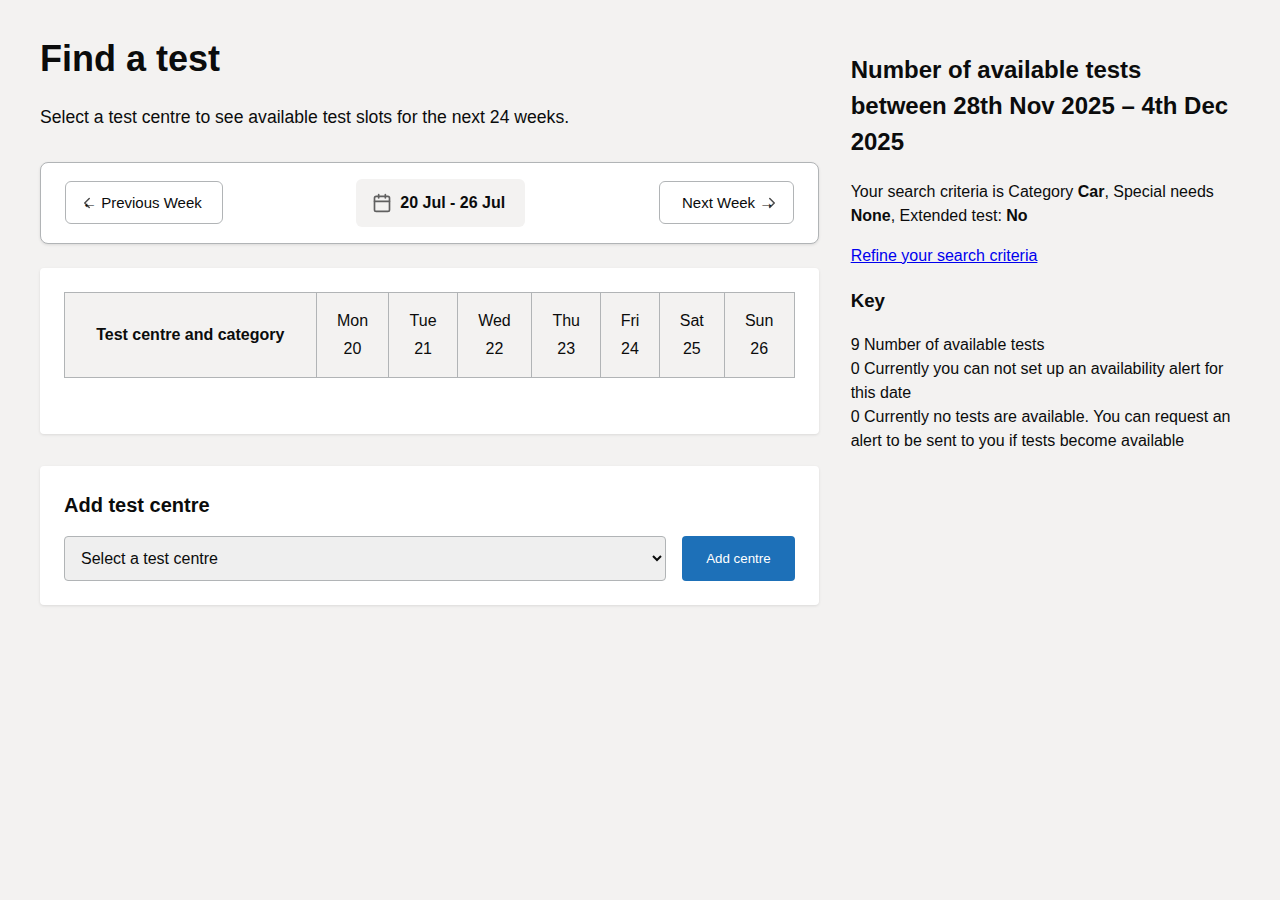
<file: index.html>
<!DOCTYPE html>
<html lang="en">
<head>
    <meta charset="UTF-8">
    <meta name="viewport" content="width=device-width, initial-scale=1.0">
    <title>Find a test - Driver and Vehicle Standards Agency</title>
    <link rel="stylesheet" href="styles.css">
</head>
<body>
    <div class="container">
        <div class="content-grid">
            <div class="left-column">
                <div class="page-header">
                    <h1>Find a test</h1>
                    <div class="page-description">
                        <p>Select a test centre to see available test slots for the next 24 weeks.</p>
                    </div>
                </div>

                <div class="week-navigation">
                    <button id="prevWeek" class="nav-button">← Previous Week</button>
                    <span class="week-display">28 Nov - 4 Dec</span>
                    <button id="nextWeek" class="nav-button">Next Week →</button>
                </div>

                <div class="test-slots-container">
                    <table class="slots-table">
                        <thead>
                            <tr>
                                <th class="test-centre-header">Test centre and category</th>
                                <th class="day-header">Mon<div class="date">28</div></th>
                                <th class="day-header">Tue<div class="date">29</div></th>
                                <th class="day-header">Wed<div class="date">30</div></th>
                                <th class="day-header">Thu<div class="date">1</div></th>
                                <th class="day-header">Fri<div class="date">2</div></th>
                                <th class="day-header">Sat<div class="date">3</div></th>
                                <th class="day-header">Sun<div class="date">4</div></th>
                            </tr>
                        </thead>
                        <tbody id="test-centres-body">
                        </tbody>
                    </table>
                </div>

                <div class="add-centre-section">
                    <h2>Add test centre</h2>
                    <div class="centre-selection">
                        <select id="centreSelect" class="centre-dropdown">
                            <option value="">Select a test centre</option>
                            <option value="edinburgh">Edinburgh</option>
                            <option value="glasgow">Glasgow</option>
                            <option value="aberdeen">Aberdeen</option>
                            <option value="dundee">Dundee</option>
                        </select>
                        <button id="addCentreBtn" class="btn-add-centre">Add centre</button>
                    </div>
                </div>
            </div>

            <div class="right-column">
                <div class="search-results">
                    <h2>Number of available tests between 28th Nov 2025 – 4th Dec 2025</h2>
                    
                    <div class="search-criteria">
                        <p>Your search criteria is Category <strong>Car</strong>, Special needs <strong>None</strong>, Extended test: <strong>No</strong></p>
                        <a href="#" class="refine-link">Refine your search criteria</a>
                    </div>

                    <div class="key-section">
                        <h3>Key</h3>
                        <div class="key-items">
                            <div class="key-item">
                                <span class="key-number available">9</span>
                                <span class="key-text">Number of available tests</span>
                            </div>
                            <div class="key-item">
                                <span class="key-number unavailable">0</span>
                                <span class="key-text">Currently you can not set up an availability alert for this date</span>
                            </div>
                            <div class="key-item">
                                <span class="key-number alert">0</span>
                                <span class="key-text">Currently no tests are available. You can request an alert to be sent to you if tests become available</span>
                            </div>
                        </div>
                    </div>
                </div>
            </div>
        </div>
    </div>
    <script src="script.js"></script>
</body>
</html>
</file>
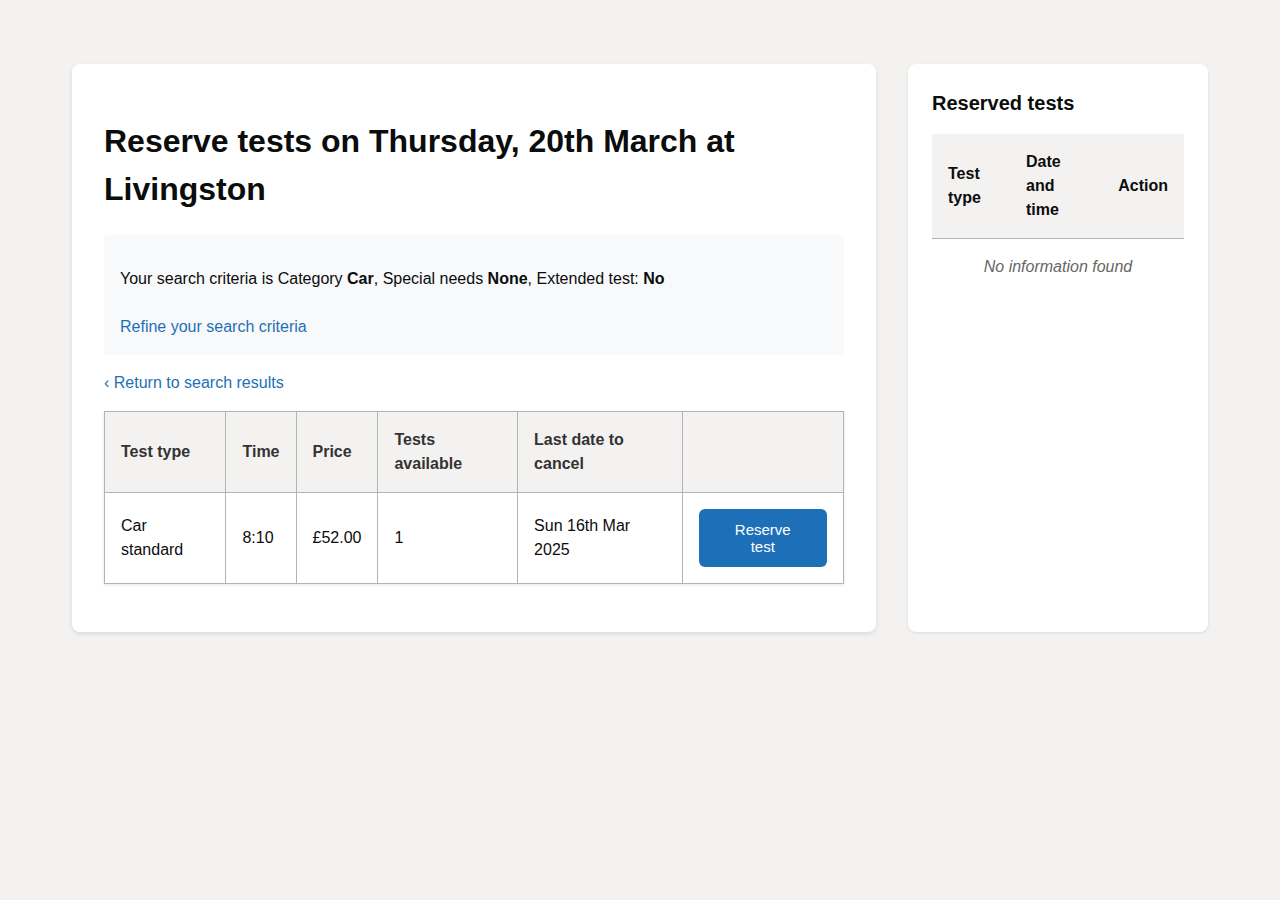
<file: reserve.html>
<!DOCTYPE html>
<html lang="en">
<head>
    <meta charset="UTF-8">
    <meta name="viewport" content="width=device-width, initial-scale=1.0">
    <title>Reserve Driving Test - Livingston</title>
    <link rel="stylesheet" href="styles.css">
    <link rel="stylesheet" href="reserve-styles.css">
</head>
<body>
    <div class="container">
        <main class="reserve-main">
            <div class="reserve-content">
                <h1>Reserve tests on Thursday, 20th March at Livingston</h1>
                
                <div class="search-criteria">
                    <p>Your search criteria is Category <strong>Car</strong>, Special needs <strong>None</strong>, Extended test: <strong>No</strong></p>
                    <a href="#" class="btn-refine">Refine your search criteria</a>
                </div>

                <div class="return-link">
                    <a href="index.html" class="back-link">‹ Return to search results</a>
                </div>

                <div class="available-tests">
                    <table class="tests-table">
                        <thead>
                            <tr>
                                <th>Test type</th>
                                <th>Time</th>
                                <th>Price</th>
                                <th>Tests available</th>
                                <th>Last date to cancel</th>
                                <th></th>
                            </tr>
                        </thead>
                        <tbody>
                            <tr>
                                <td>Car standard</td>
                                <td>8:10</td>
                                <td>£52.00</td>
                                <td>1</td>
                                <td>Sun 16th Mar 2025</td>
                                <td>
                                    <button class="btn-reserve">Reserve test</button>
                                </td>
                            </tr>
                        </tbody>
                    </table>
                </div>
            </div>

            <aside class="reserved-tests">
                <h2>Reserved tests</h2>
                <div class="reserved-table">
                    <table>
                        <thead>
                            <tr>
                                <th>Test type</th>
                                <th>Date and time</th>
                                <th>Action</th>
                            </tr>
                        </thead>
                        <tbody>
                            <tr>
                                <td colspan="3">No information found</td>
                            </tr>
                        </tbody>
                    </table>
                </div>
            </aside>
        </main>
    </div>
    <script src="script.js"></script>
</body>
</html>
</file>
<file: styles.css>
:root {
    --primary-color: #1d70b8;
    --primary-dark: #003078;
    --success-color: #00703c;
    --danger-color: #d4351c;
    --text-color: #0b0c0c;
    --border-color: #b1b4b6;
    --background-light: #f3f2f1;
    --link-color: #1d70b8;
}

body {
    font-family: -apple-system, BlinkMacSystemFont, 'Segoe UI', Roboto, Oxygen-Sans, Ubuntu, Cantarell, 'Helvetica Neue', sans-serif;
    line-height: 1.5;
    color: var(--text-color);
    margin: 0;
    padding: 0;
    background: var(--background-light);
}

.container {
    max-width: 1200px;
    margin: 0 auto;
    padding: 2rem;
}

.content-grid {
    display: grid;
    grid-template-columns: 2fr 1fr;
    gap: 2rem;
}

/* Page Header */
.page-header {
    margin-bottom: 2rem;
}

.page-header h1 {
    font-size: 2.25rem;
    margin: 0 0 1rem 0;
    font-weight: 700;
    color: var(--text-color);
}

.page-description {
    color: var(--text-color);
    font-size: 1.1rem;
}

/* Week Navigation */
.week-navigation {
    display: flex;
    align-items: center;
    justify-content: space-between;
    margin-bottom: 1.5rem;
    background: white;
    padding: 1rem 1.5rem;
    border-radius: 8px;
    box-shadow: 0 1px 3px rgba(0, 0, 0, 0.1);
    border: 1px solid var(--border-color);
}

.nav-button {
    display: inline-flex;
    align-items: center;
    gap: 0.5rem;
    padding: 0.75rem 1.25rem;
    background: white;
    border: 1px solid var(--border-color);
    border-radius: 6px;
    color: var(--text-color);
    font-size: 0.9375rem;
    font-weight: 500;
    cursor: pointer;
    transition: all 0.2s ease;
    min-width: 135px;
    justify-content: center;
    position: relative;
}

.nav-button:hover {
    background: var(--background-light);
    border-color: var(--primary-color);
    color: var(--primary-color);
}

.nav-button:active {
    transform: translateY(1px);
}

#prevWeek {
    padding-left: 1rem;
}

#nextWeek {
    padding-right: 1rem;
}

#prevWeek::before,
#nextWeek::after {
    content: '';
    position: absolute;
    width: 18px;
    height: 18px;
    background-position: center;
    background-repeat: no-repeat;
    opacity: 0.7;
    transition: opacity 0.2s;
}

#prevWeek::before {
    left: 12px;
    background-image: url("data:image/svg+xml,%3Csvg xmlns='http://www.w3.org/2000/svg' viewBox='0 0 24 24' fill='none' stroke='currentColor' stroke-width='2' stroke-linecap='round' stroke-linejoin='round'%3E%3Cpath d='M15 18l-6-6 6-6'/%3E%3C/svg%3E");
}

#nextWeek::after {
    right: 12px;
    background-image: url("data:image/svg+xml,%3Csvg xmlns='http://www.w3.org/2000/svg' viewBox='0 0 24 24' fill='none' stroke='currentColor' stroke-width='2' stroke-linecap='round' stroke-linejoin='round'%3E%3Cpath d='M9 18l6-6-6-6'/%3E%3C/svg%3E");
}

.nav-button:hover::before,
.nav-button:hover::after {
    opacity: 1;
}

.week-display {
    display: flex;
    align-items: center;
    gap: 0.75rem;
    padding: 0.75rem 1.25rem;
    background: var(--background-light);
    border-radius: 6px;
    font-size: 1rem;
    font-weight: 600;
    color: var(--text-color);
    position: relative;
    padding-left: 2.75rem;
}

.week-display::before {
    content: '';
    position: absolute;
    left: 1rem;
    width: 20px;
    height: 20px;
    background-image: url("data:image/svg+xml,%3Csvg xmlns='http://www.w3.org/2000/svg' viewBox='0 0 24 24' fill='none' stroke='currentColor' stroke-width='2' stroke-linecap='round' stroke-linejoin='round'%3E%3Crect x='3' y='4' width='18' height='18' rx='2' ry='2'/%3E%3Cline x1='16' y1='2' x2='16' y2='6'/%3E%3Cline x1='8' y1='2' x2='8' y2='6'/%3E%3Cline x1='3' y1='10' x2='21' y2='10'/%3E%3C/svg%3E");
    background-repeat: no-repeat;
    background-position: center;
    opacity: 0.6;
}

/* Test Slots Table */
.test-slots-container {
    background: white;
    padding: 1.5rem;
    border-radius: 4px;
    box-shadow: 0 1px 3px rgba(0,0,0,0.1);
}

.slots-table {
    width: 100%;
    border-collapse: collapse;
    margin-bottom: 2rem;
}

.slots-table th,
.slots-table td {
    border: 1px solid var(--border-color);
    padding: 1rem;
    text-align: center;
}

.test-centre-header {
    text-align: left;
    font-weight: 600;
    background: var(--background-light);
}

.day-header {
    font-weight: 500;
    background: var(--background-light);
}

.date {
    font-weight: 400;
    margin-top: 0.25rem;
    color: var(--text-color);
}

.test-centre {
    text-align: left;
    position: relative;
    padding: 1rem;
}

.centre-name {
    font-weight: 600;
    margin-bottom: 0.25rem;
    color: var(--text-color);
}

.category {
    color: #505a5f;
    font-size: 0.9rem;
    margin-bottom: 0.5rem;
}

.alert-link {
    color: var(--link-color);
    text-decoration: none;
    font-size: 0.9rem;
    display: inline-block;
    margin-top: 0.5rem;
}

.alert-link:hover {
    text-decoration: underline;
}

.slot-link {
    display: inline-block;
    min-width: 1.5rem;
    text-decoration: none;
    color: var(--text-color);
    font-weight: 600;
    padding: 0.5rem;
    border-radius: 4px;
    transition: all 0.2s;
}

.slot-link:hover {
    transform: scale(1.1);
}

.slot-zero {
    color: var(--danger-color) !important;
}

.slot-available {
    color: var(--success-color) !important;
}

.no-slots .slot-link {
    color: var(--danger-color);
}

.available .slot-link {
    color: var(--success-color);
}

/* Add Centre Section */
.add-centre-section {
    margin-top: 2rem;
    padding: 1.5rem;
    background: white;
    border-radius: 4px;
    box-shadow: 0 1px 3px rgba(0,0,0,0.1);
}

.add-centre-section h2 {
    font-size: 1.25rem;
    margin: 0 0 1rem 0;
    color: var(--text-color);
}

.centre-selection {
    display: flex;
    gap: 1rem;
}

.centre-dropdown {
    flex: 1;
    padding: 0.75rem;
    border: 1px solid var(--border-color);
    border-radius: 4px;
    font-size: 1rem;
    color: var(--text-color);
}

.btn-add-centre {
    padding: 0.75rem 1.5rem;
    background: var(--primary-color);
    color: white;
    border: none;
    border-radius: 4px;
    cursor: pointer;
    font-weight: 500;
    transition: all 0.2s;
}

.btn-add-centre:hover {
    background: var(--primary-dark);
    transform: translateY(-1px);
}

/* Remove Centre Button */
.btn-remove-centre {
    display: none;
    position: absolute;
    right: 1rem;
    top: 50%;
    transform: translateY(-50%);
    padding: 0.5rem 1rem;
    background: none;
    border: none;
    color: var(--danger-color);
    cursor: pointer;
    font-size: 0.9rem;
    border-radius: 4px;
    transition: all 0.2s;
}

.test-centre:hover .btn-remove-centre {
    display: block;
}

.btn-remove-centre:hover {
    background: #fde7e7;
}

/* Dialog Styles */
.dialog-backdrop {
    position: fixed;
    top: 0;
    left: 0;
    width: 100%;
    height: 100%;
    background: rgba(0, 0, 0, 0);
    backdrop-filter: blur(0);
    transition: all 0.3s ease;
    z-index: 1000;
}

.backdrop-visible {
    background: rgba(0, 0, 0, 0.5);
    backdrop-filter: blur(2px);
}

.confirm-dialog {
    position: fixed;
    top: 50%;
    left: 50%;
    transform: translate(-50%, -60%);
    background: white;
    padding: 2rem;
    border-radius: 8px;
    box-shadow: 0 4px 24px rgba(0, 0, 0, 0.15);
    z-index: 1001;
    opacity: 0;
    transition: all 0.3s ease;
    min-width: 400px;
    max-width: 90%;
}

.dialog-visible {
    opacity: 1;
    transform: translate(-50%, -50%);
}

.dialog-closing {
    opacity: 0;
    transform: translate(-50%, -40%);
}

.confirm-dialog-content {
    display: flex;
    flex-direction: column;
    gap: 1.5rem;
}

.confirm-dialog h4 {
    margin: 0;
    color: var(--text-color);
    font-size: 1.5rem;
    font-weight: 600;
}

.confirm-dialog p {
    margin: 0;
    color: #505a5f;
    font-size: 1.1rem;
}

.confirm-dialog-buttons {
    display: flex;
    justify-content: flex-end;
    gap: 1rem;
    margin-top: 1rem;
}

.btn-cancel {
    padding: 0.75rem 1.5rem;
    border: 1px solid var(--border-color);
    background: white;
    color: var(--text-color);
    border-radius: 4px;
    font-size: 1rem;
    cursor: pointer;
    transition: all 0.2s;
}

.btn-cancel:hover {
    background: var(--background-light);
    border-color: var(--text-color);
}

.btn-confirm {
    padding: 0.75rem 1.5rem;
    border: none;
    background: var(--primary-color);
    color: white;
    border-radius: 4px;
    font-size: 1rem;
    cursor: pointer;
    transition: all 0.2s;
}

.btn-confirm:hover {
    background: var(--primary-dark);
}

.dialog-details {
    width: 100%;
    border-collapse: collapse;
    margin: 1rem 0;
    background: var(--background-light);
    border-radius: 4px;
}

.dialog-details td {
    padding: 0.75rem 1rem;
    border-bottom: 1px solid var(--border-color);
}

.dialog-details tr:last-child td {
    border-bottom: none;
}

.dialog-details td:first-child {
    font-weight: 500;
    color: #505a5f;
}

/* Success Message */
.success-message {
    position: fixed;
    top: 2rem;
    left: 50%;
    transform: translateX(-50%) translateY(-100%);
    background: var(--success-color);
    color: white;
    padding: 1rem 2rem;
    border-radius: 4px;
    display: flex;
    align-items: center;
    gap: 0.75rem;
    box-shadow: 0 4px 12px rgba(0, 0, 0, 0.1);
    z-index: 1000;
    opacity: 0;
    transition: all 0.3s ease;
}

.message-visible {
    transform: translateX(-50%) translateY(0);
    opacity: 1;
}

.message-hiding {
    transform: translateX(-50%) translateY(-1rem);
    opacity: 0;
}

.success-message svg {
    flex-shrink: 0;
    stroke: currentColor;
}

/* Responsive Design */
@media (max-width: 1024px) {
    .content-grid {
        grid-template-columns: 1fr;
    }
}

@media (max-width: 768px) {
    .container {
        padding: 1rem;
    }

    .page-header h1 {
        font-size: 1.75rem;
    }

    .centre-selection {
        flex-direction: column;
    }

    .btn-add-centre {
        width: 100%;
    }

    .week-navigation {
        flex-direction: column;
        align-items: stretch;
        text-align: center;
    }

    .slots-table th,
    .slots-table td {
        padding: 0.75rem 0.5rem;
        font-size: 0.9rem;
    }
}

@media (max-width: 480px) {
    .confirm-dialog {
        padding: 1.5rem;
        width: 95%;
    }

    .confirm-dialog-buttons {
        flex-direction: column;
    }

    .btn-cancel,
    .btn-confirm {
        width: 100%;
    }
}
</file>
<file: reserve-styles.css>
.reserve-main {
    display: grid;
    grid-template-columns: 1fr 300px;
    gap: 2rem;
    padding: 2rem;
}

.reserve-content {
    background: white;
    padding: 2rem;
    border-radius: 8px;
    box-shadow: 0 2px 4px rgba(0,0,0,0.1);
}

.return-link {
    margin: 1rem 0;
}

.back-link {
    color: var(--primary-color);
    text-decoration: none;
    font-weight: 500;
    display: inline-flex;
    align-items: center;
    gap: 0.5rem;
}

.back-link:hover {
    text-decoration: underline;
}

.search-criteria {
    background: #f8f9fa;
    padding: 1rem;
    border-radius: 4px;
    margin: 1rem 0;
}

.btn-refine {
    color: var(--primary-color);
    text-decoration: none;
    font-weight: 500;
    display: inline-block;
    margin-top: 0.5rem;
}

.btn-refine:hover {
    text-decoration: underline;
}

.tests-table {
    width: 100%;
    border-collapse: collapse;
    margin: 1rem 0;
    background: white;
    box-shadow: 0 1px 3px rgba(0,0,0,0.1);
}

.tests-table th,
.tests-table td {
    padding: 1rem;
    border: 1px solid var(--border-color);
    text-align: left;
}

.tests-table th {
    background: var(--background-light);
    font-weight: 600;
    color: #333;
}

.tests-table tr {
    transition: opacity 0.3s ease-out;
}

.tests-table tr:hover {
    background: #f8f9fa;
}

.no-tests {
    text-align: center;
    padding: 2rem !important;
    color: var(--text-muted);
    font-style: italic;
}

.no-slots-text {
    color: var(--danger-color);
    font-weight: 500;
}

.btn-reserve {
    padding: 0.75rem 1.5rem;
    background: var(--primary-color);
    color: white;
    border: none;
    border-radius: 6px;
    font-size: 0.9375rem;
    font-weight: 500;
    cursor: pointer;
    transition: all 0.2s ease;
}

.btn-reserve:hover {
    background: var(--primary-dark);
}

.btn-reserve.disabled {
    background: #ccc;
    cursor: not-allowed;
    opacity: 0.7;
}

.btn-reserve:active {
    transform: translateY(1px);
}

.btn-remove {
    background: none;
    border: none;
    color: var(--danger-color);
    font-size: 1.5rem;
    line-height: 1;
    padding: 0.25rem 0.5rem;
    cursor: pointer;
    border-radius: 4px;
    transition: all 0.2s ease;
}

.btn-remove:hover {
    background: rgba(212, 53, 28, 0.1);
}

.reserved-tests {
    background: white;
    padding: 1.5rem;
    border-radius: 8px;
    box-shadow: 0 1px 3px rgba(0, 0, 0, 0.1);
}

.reserved-tests h2 {
    margin: 0 0 1rem 0;
    font-size: 1.25rem;
    color: var(--text-color);
}

.reserved-table table {
    width: 100%;
    border-collapse: collapse;
}

.reserved-table th,
.reserved-table td {
    padding: 1rem;
    text-align: left;
    border-bottom: 1px solid var(--border-color);
}

.reserved-table th {
    font-weight: 600;
    color: var(--text-color);
    background: var(--background-light);
}

.reserved-table tr:last-child td {
    border-bottom: none;
}

.reserved-table td[colspan] {
    text-align: center;
    color: #666;
    font-style: italic;
}

.success-message {
    background: #34a853;
    color: white;
    padding: 1rem;
    border-radius: 4px;
    margin: 1rem 0;
    text-align: center;
    animation: fadeIn 0.3s ease-in-out;
    display: flex;
    align-items: center;
    justify-content: center;
    gap: 0.5rem;
}

.custom-alert {
    position: fixed;
    top: 20px;
    right: 20px;
    background-color: #4CAF50;
    color: white;
    padding: 15px 25px;
    border-radius: 5px;
    box-shadow: 0 2px 5px rgba(0,0,0,0.2);
    opacity: 0;
    transform: translateX(100%);
    transition: all 0.3s ease;
    z-index: 1000;
}

.custom-alert.show {
    opacity: 1;
    transform: translateX(0);
}

/* Confirmation Dialog Styles */
.dialog-backdrop {
    position: fixed;
    top: 0;
    left: 0;
    width: 100%;
    height: 100%;
    background: rgba(0, 0, 0, 0.5);
    display: flex;
    align-items: center;
    justify-content: center;
    z-index: 1000;
}

.confirm-dialog {
    position: fixed;
    top: 50%;
    left: 50%;
    transform: translate(-50%, -50%);
    background: white;
    padding: 2rem;
    border-radius: 8px;
    box-shadow: 0 4px 6px rgba(0, 0, 0, 0.1);
    z-index: 1001;
    max-width: 500px;
    width: 90%;
}

.confirm-dialog h4 {
    margin: 0 0 1rem;
    color: #333;
    font-size: 1.25rem;
}

.confirm-dialog p {
    margin: 0 0 1.5rem;
    color: #666;
}

.confirm-dialog table {
    width: 100%;
    margin-bottom: 1.5rem;
    border-collapse: collapse;
}

.confirm-dialog table td {
    padding: 0.5rem;
    border-bottom: 1px solid #eee;
}

.confirm-dialog table td:first-child {
    color: #666;
    width: 40%;
}

.confirm-dialog-buttons {
    display: flex;
    gap: 1rem;
    justify-content: flex-end;
}

.btn-cancel,
.btn-confirm {
    padding: 0.75rem 1.5rem;
    border-radius: 4px;
    cursor: pointer;
    font-weight: 500;
    transition: all 0.2s;
}

.btn-cancel {
    background: #f8f9fa;
    border: 1px solid #dee2e6;
    color: #495057;
}

.btn-confirm {
    background: var(--primary-color);
    border: none;
    color: white;
}

.btn-cancel:hover {
    background: #e9ecef;
}

.btn-confirm:hover {
    background: var(--primary-dark);
}

/* Animation for adding/removing rows */
.tests-table tr,
.reserved-tests tr {
    transition: opacity 0.3s ease-out;
}

@keyframes fadeIn {
    from {
        opacity: 0;
        transform: translateY(-10px);
    }
    to {
        opacity: 1;
        transform: translateY(0);
    }
}

/* Responsive Design */
@media (max-width: 1024px) {
    .reserve-main {
        grid-template-columns: 1fr;
    }

    .reserved-tests {
        margin-top: 2rem;
    }
}

@media (max-width: 768px) {
    .reserve-main {
        padding: 1rem;
    }

    .reserve-content {
        padding: 1rem;
    }

    .tests-table {
        font-size: 0.9rem;
    }
    
    .tests-table th,
    .tests-table td {
        padding: 0.75rem 0.5rem;
    }

    .confirm-dialog {
        padding: 1.5rem;
        width: 95%;
    }
}

@media (max-width: 480px) {
    .confirm-dialog-buttons {
        flex-direction: column;
    }

    .btn-cancel,
    .btn-confirm {
        width: 100%;
        text-align: center;
    }
}
</file>
